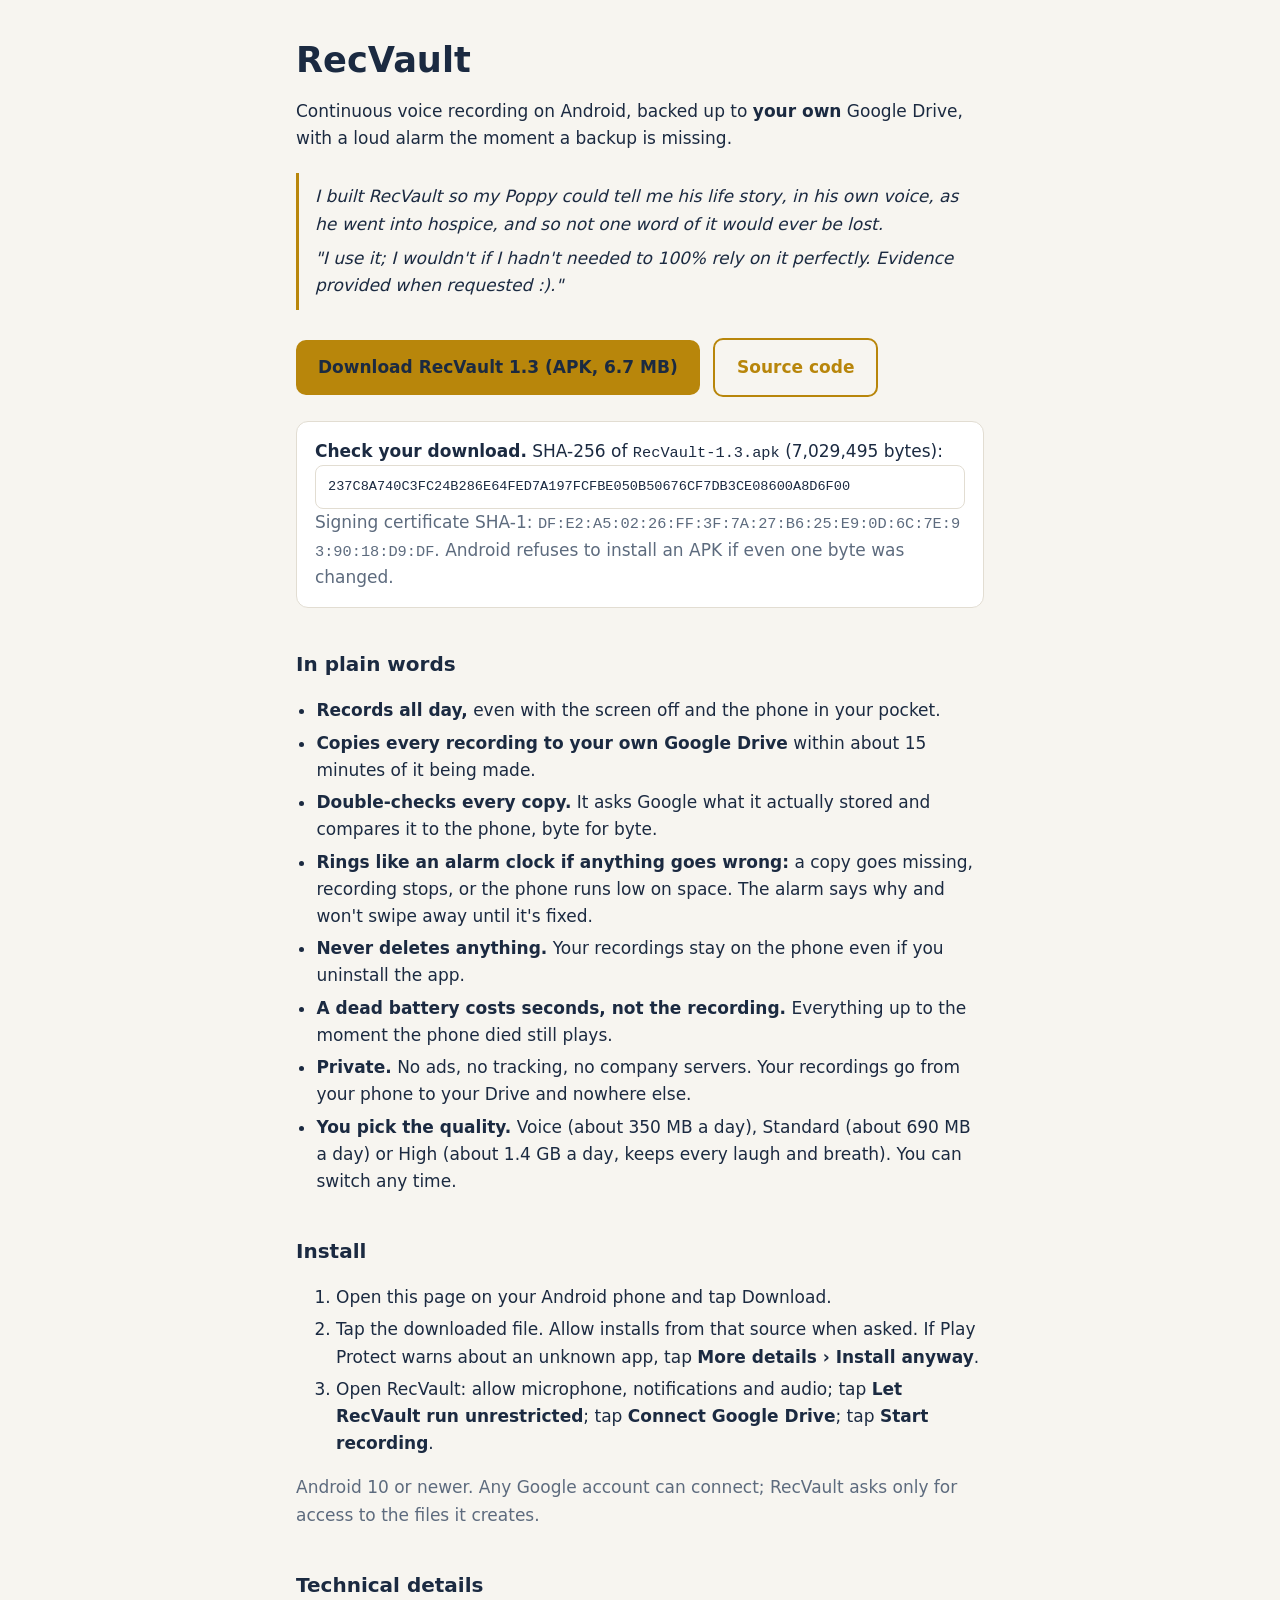
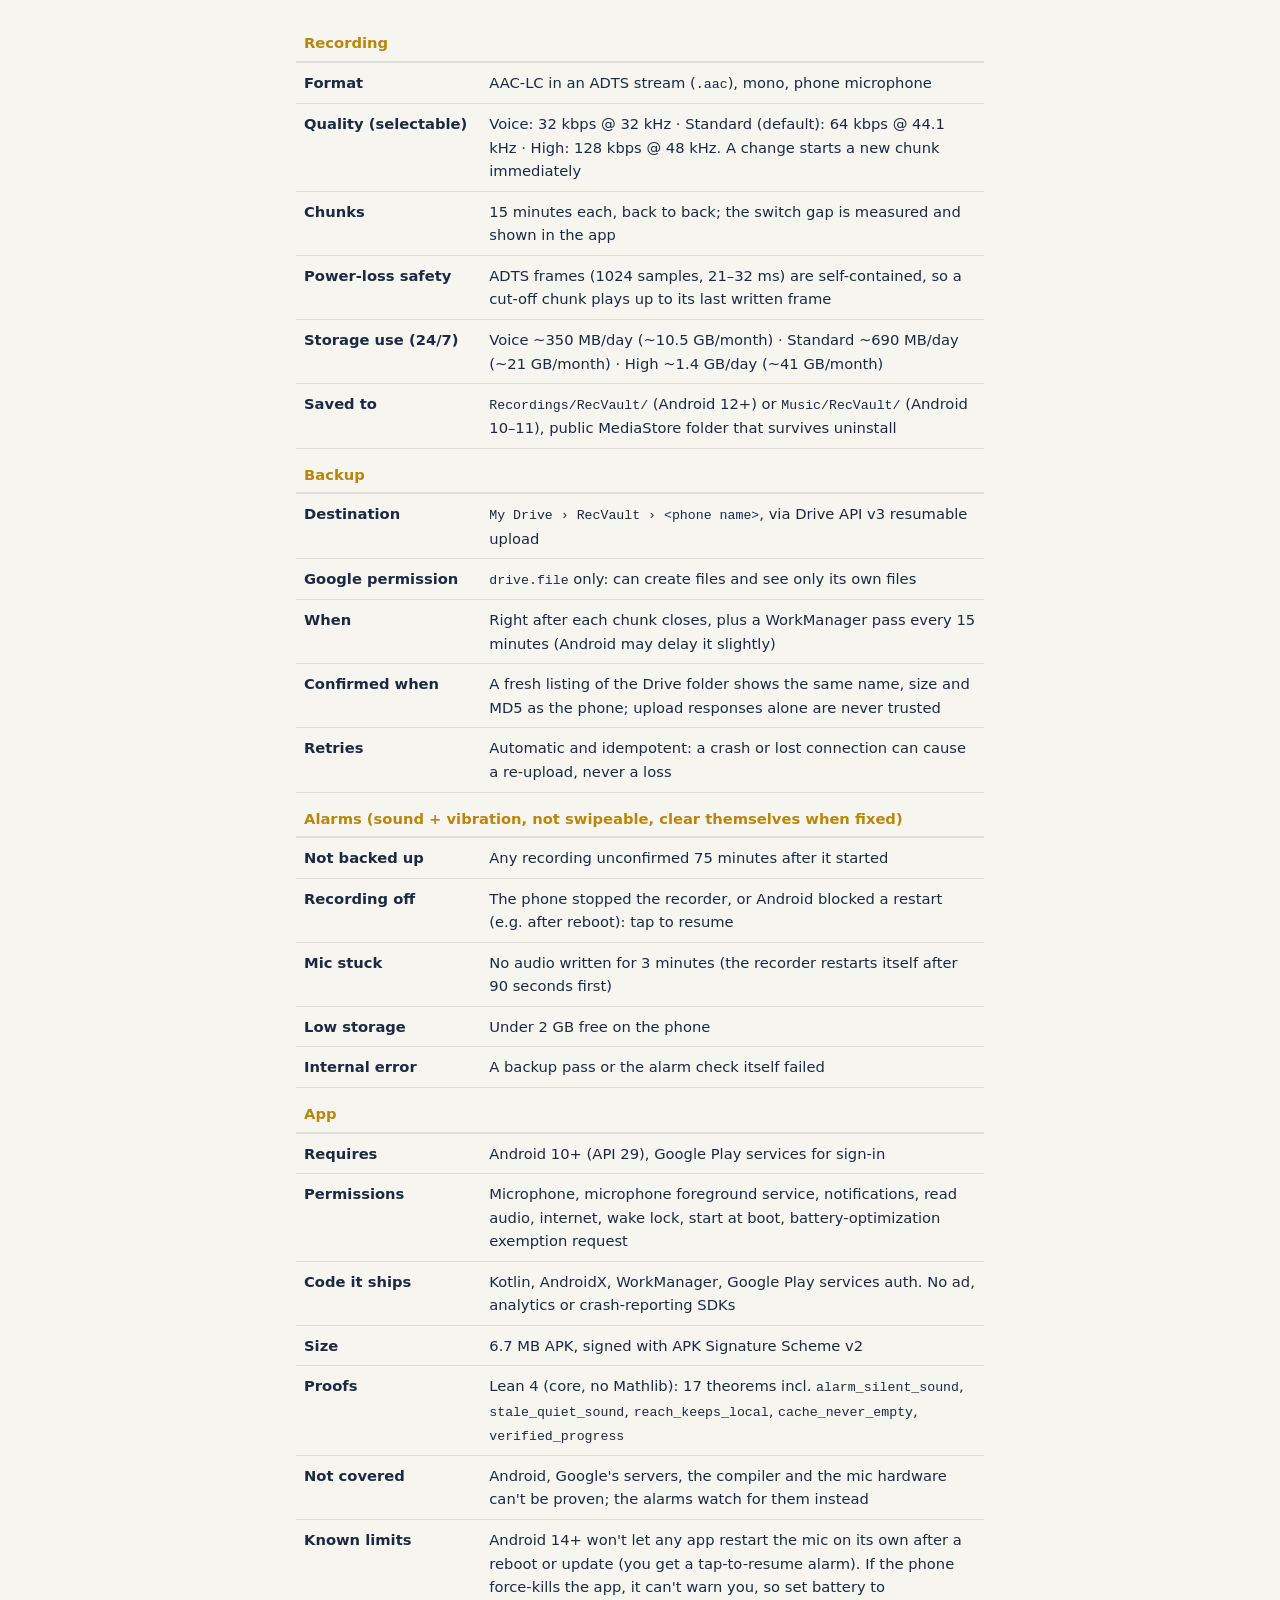
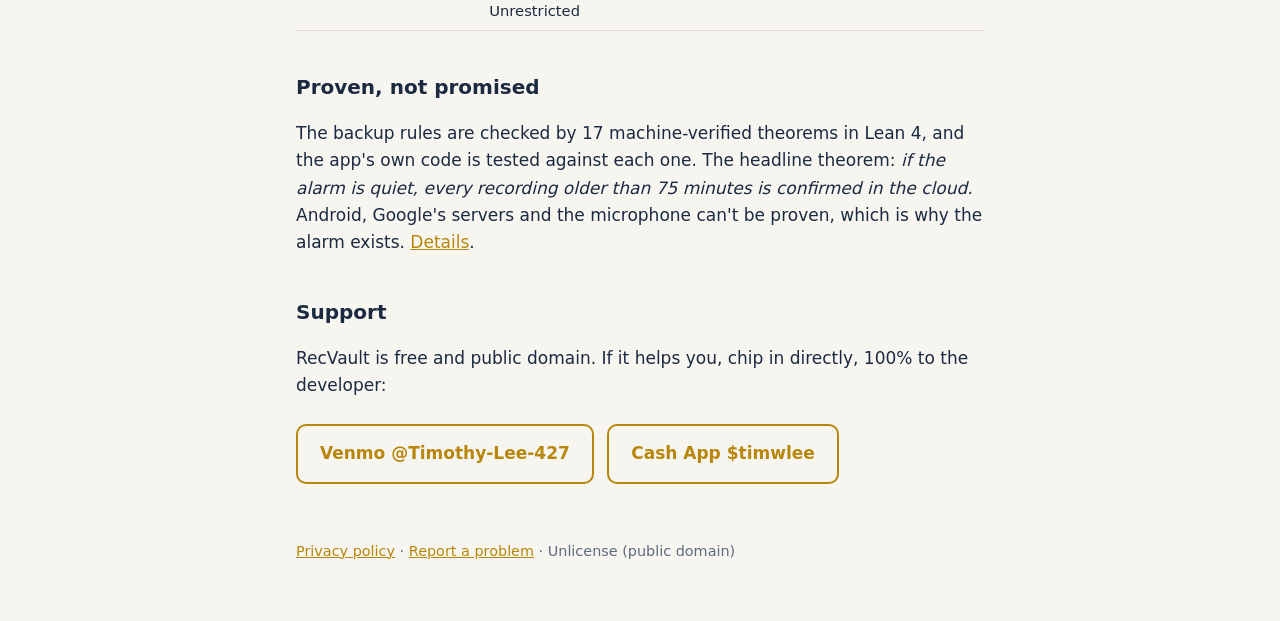
<file: docs/index.html>
<!doctype html>
<html lang="en">
<head>
<meta charset="utf-8">
<meta name="viewport" content="width=device-width, initial-scale=1">
<title>RecVault</title>
<meta name="description" content="Continuous voice recording on Android, backed up to your own Google Drive, with an alarm when a backup is missing.">
<link rel="stylesheet" href="style.css">
</head>
<body>
<main>
<h1>RecVault</h1>
<p>Continuous voice recording on Android, backed up to <strong>your own</strong> Google Drive, with a loud alarm the moment a backup is missing.</p>

<blockquote class="memoir">
<p>I built RecVault so my Poppy could tell me his life story, in his own voice, as he went into hospice, and so not one word of it would ever be lost.</p>
<p>"I use it; I wouldn't if I hadn't needed to 100% rely on it perfectly. Evidence provided when requested :)."</p>
</blockquote>

<a class="btn" href="RecVault-1.3.apk" download>Download RecVault 1.3 (APK, 6.7 MB)</a>
<a class="btn ghost" href="https://github.com/Womp-Womp/RecVault">Source code</a>

<div class="card">
<strong>Check your download.</strong> SHA-256 of <code>RecVault-1.3.apk</code> (7,029,495 bytes):
<code class="hash">237C8A740C3FC24B286E64FED7A197FCFBE050B50676CF7DB3CE08600A8D6F00</code>
<span class="muted">Signing certificate SHA-1: <code>DF:E2:A5:02:26:FF:3F:7A:27:B6:25:E9:0D:6C:7E:93:90:18:D9:DF</code>. Android refuses to install an APK if even one byte was changed.</span>
</div>

<h2>In plain words</h2>
<ul>
<li><strong>Records all day,</strong> even with the screen off and the phone in your pocket.</li>
<li><strong>Copies every recording to your own Google Drive</strong> within about 15 minutes of it being made.</li>
<li><strong>Double-checks every copy.</strong> It asks Google what it actually stored and compares it to the phone, byte for byte.</li>
<li><strong>Rings like an alarm clock if anything goes wrong:</strong> a copy goes missing, recording stops, or the phone runs low on space. The alarm says why and won't swipe away until it's fixed.</li>
<li><strong>Never deletes anything.</strong> Your recordings stay on the phone even if you uninstall the app.</li>
<li><strong>A dead battery costs seconds, not the recording.</strong> Everything up to the moment the phone died still plays.</li>
<li><strong>Private.</strong> No ads, no tracking, no company servers. Your recordings go from your phone to your Drive and nowhere else.</li>
<li><strong>You pick the quality.</strong> Voice (about 350 MB a day), Standard (about 690 MB a day) or High (about 1.4 GB a day, keeps every laugh and breath). You can switch any time.</li>
</ul>

<h2>Install</h2>
<ol>
<li>Open this page on your Android phone and tap Download.</li>
<li>Tap the downloaded file. Allow installs from that source when asked. If Play Protect warns about an unknown app, tap <strong>More details › Install anyway</strong>.</li>
<li>Open RecVault: allow microphone, notifications and audio; tap <strong>Let RecVault run unrestricted</strong>; tap <strong>Connect Google Drive</strong>; tap <strong>Start recording</strong>.</li>
</ol>
<p class="muted">Android 10 or newer. Any Google account can connect; RecVault asks only for access to the files it creates.</p>

<h2>Technical details</h2>
<div class="table-wrap">
<table>
<tr><th colspan="2">Recording</th></tr>
<tr><td>Format</td><td>AAC-LC in an ADTS stream (<code>.aac</code>), mono, phone microphone</td></tr>
<tr><td>Quality (selectable)</td><td>Voice: 32 kbps @ 32 kHz · Standard (default): 64 kbps @ 44.1 kHz · High: 128 kbps @ 48 kHz. A change starts a new chunk immediately</td></tr>
<tr><td>Chunks</td><td>15 minutes each, back to back; the switch gap is measured and shown in the app</td></tr>
<tr><td>Power-loss safety</td><td>ADTS frames (1024 samples, 21–32 ms) are self-contained, so a cut-off chunk plays up to its last written frame</td></tr>
<tr><td>Storage use (24/7)</td><td>Voice ~350 MB/day (~10.5 GB/month) · Standard ~690 MB/day (~21 GB/month) · High ~1.4 GB/day (~41 GB/month)</td></tr>
<tr><td>Saved to</td><td><code>Recordings/RecVault/</code> (Android 12+) or <code>Music/RecVault/</code> (Android 10–11), public MediaStore folder that survives uninstall</td></tr>
<tr><th colspan="2">Backup</th></tr>
<tr><td>Destination</td><td><code>My Drive › RecVault › &lt;phone name&gt;</code>, via Drive API v3 resumable upload</td></tr>
<tr><td>Google permission</td><td><code>drive.file</code> only: can create files and see only its own files</td></tr>
<tr><td>When</td><td>Right after each chunk closes, plus a WorkManager pass every 15 minutes (Android may delay it slightly)</td></tr>
<tr><td>Confirmed when</td><td>A fresh listing of the Drive folder shows the same name, size and MD5 as the phone; upload responses alone are never trusted</td></tr>
<tr><td>Retries</td><td>Automatic and idempotent: a crash or lost connection can cause a re-upload, never a loss</td></tr>
<tr><th colspan="2">Alarms (sound + vibration, not swipeable, clear themselves when fixed)</th></tr>
<tr><td>Not backed up</td><td>Any recording unconfirmed 75 minutes after it started</td></tr>
<tr><td>Recording off</td><td>The phone stopped the recorder, or Android blocked a restart (e.g. after reboot): tap to resume</td></tr>
<tr><td>Mic stuck</td><td>No audio written for 3 minutes (the recorder restarts itself after 90 seconds first)</td></tr>
<tr><td>Low storage</td><td>Under 2 GB free on the phone</td></tr>
<tr><td>Internal error</td><td>A backup pass or the alarm check itself failed</td></tr>
<tr><th colspan="2">App</th></tr>
<tr><td>Requires</td><td>Android 10+ (API 29), Google Play services for sign-in</td></tr>
<tr><td>Permissions</td><td>Microphone, microphone foreground service, notifications, read audio, internet, wake lock, start at boot, battery-optimization exemption request</td></tr>
<tr><td>Code it ships</td><td>Kotlin, AndroidX, WorkManager, Google Play services auth. No ad, analytics or crash-reporting SDKs</td></tr>
<tr><td>Size</td><td>6.7 MB APK, signed with APK Signature Scheme v2</td></tr>
<tr><td>Proofs</td><td>Lean 4 (core, no Mathlib): 17 theorems incl. <code>alarm_silent_sound</code>, <code>stale_quiet_sound</code>, <code>reach_keeps_local</code>, <code>cache_never_empty</code>, <code>verified_progress</code></td></tr>
<tr><td>Not covered</td><td>Android, Google's servers, the compiler and the mic hardware can't be proven; the alarms watch for them instead</td></tr>
<tr><td>Known limits</td><td>Android 14+ won't let any app restart the mic on its own after a reboot or update (you get a tap-to-resume alarm). If the phone force-kills the app, it can't warn you, so set battery to Unrestricted</td></tr>
</table>
</div>

<h2>Proven, not promised</h2>
<p>The backup rules are checked by 17 machine-verified theorems in Lean 4, and the app's own code is tested against each one. The headline theorem: <em>if the alarm is quiet, every recording older than 75 minutes is confirmed in the cloud.</em> Android, Google's servers and the microphone can't be proven, which is why the alarm exists. <a href="https://github.com/Womp-Womp/RecVault#verification">Details</a>.</p>

<h2>Support</h2>
<p>RecVault is free and public domain. If it helps you, chip in directly, 100% to the developer:</p>
<a class="btn ghost" href="https://venmo.com/u/Timothy-Lee-427">Venmo @Timothy-Lee-427</a>
<a class="btn ghost" href="https://cash.app/$timwlee">Cash App $timwlee</a>

<footer>
<a href="privacy.html">Privacy policy</a> · <a href="https://github.com/Womp-Womp/RecVault/issues">Report a problem</a> · Unlicense (public domain)
</footer>
</main>
</body>
</html>
</file>
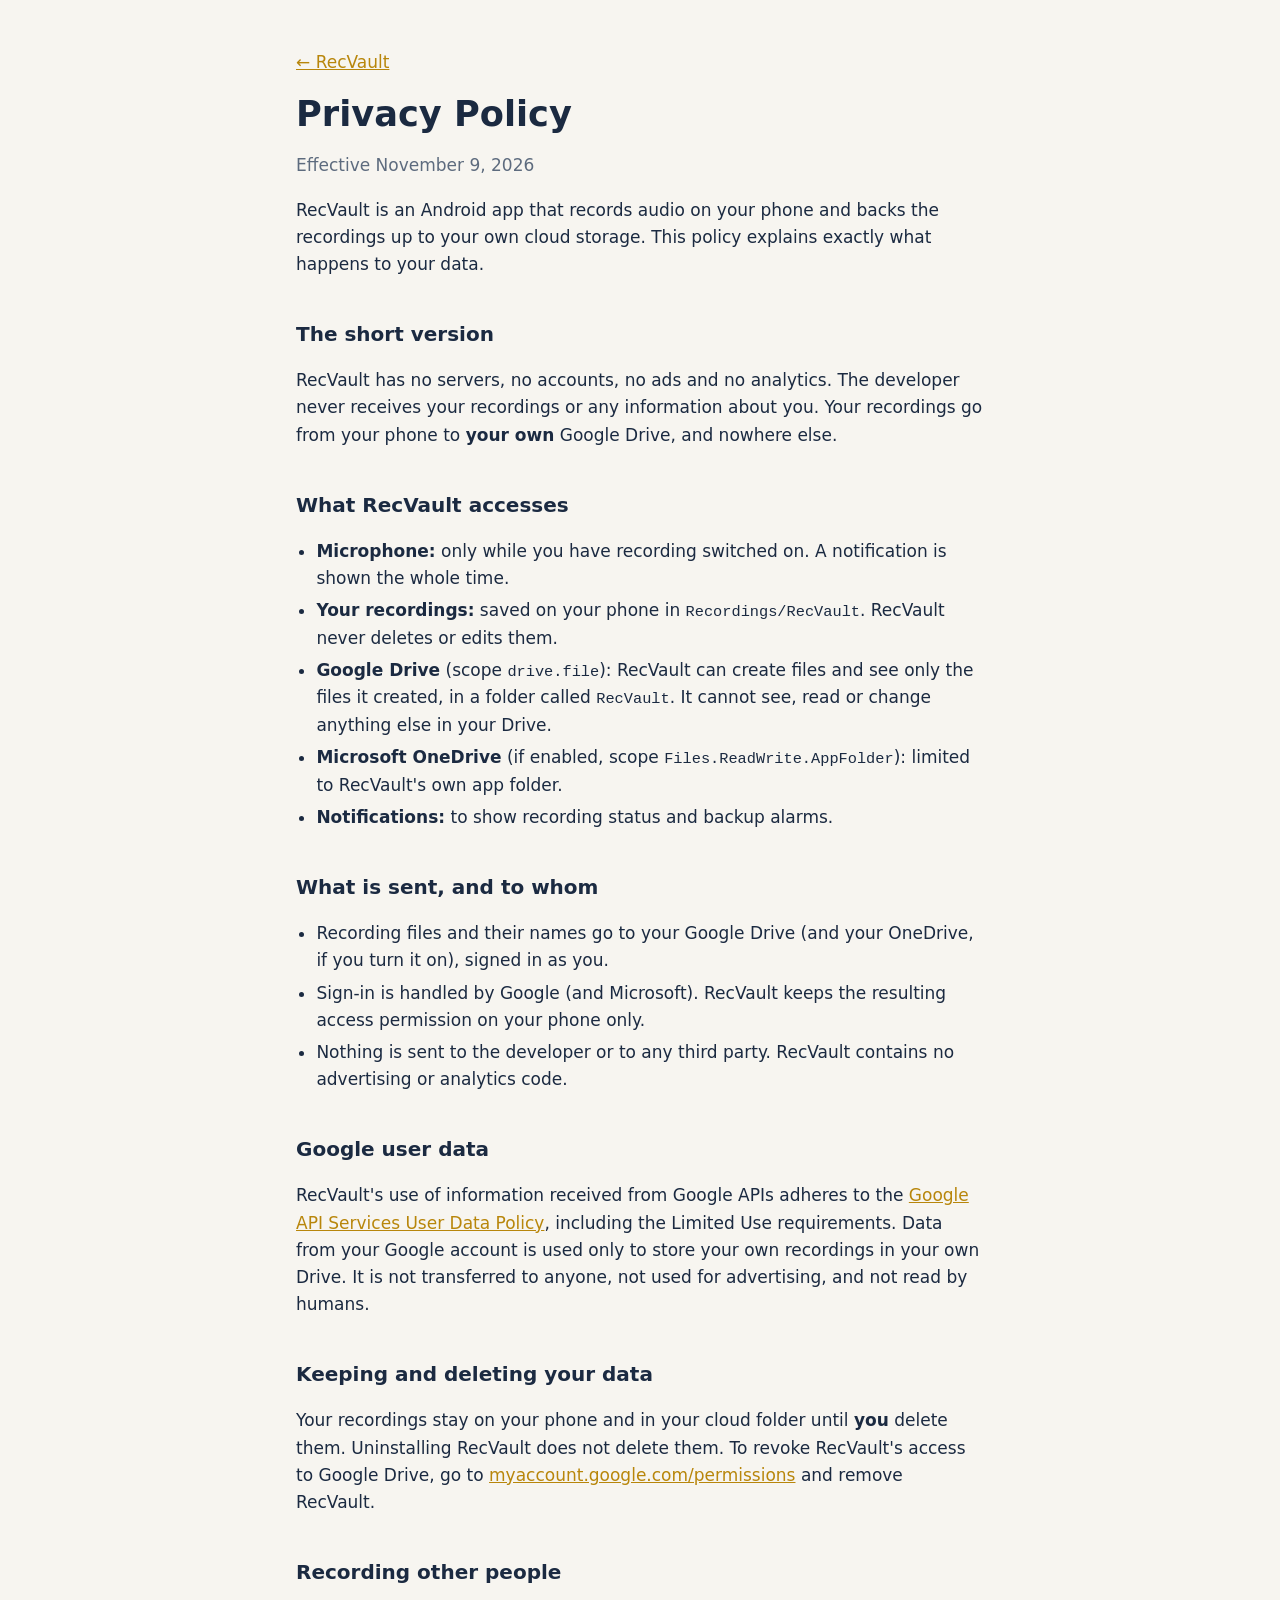
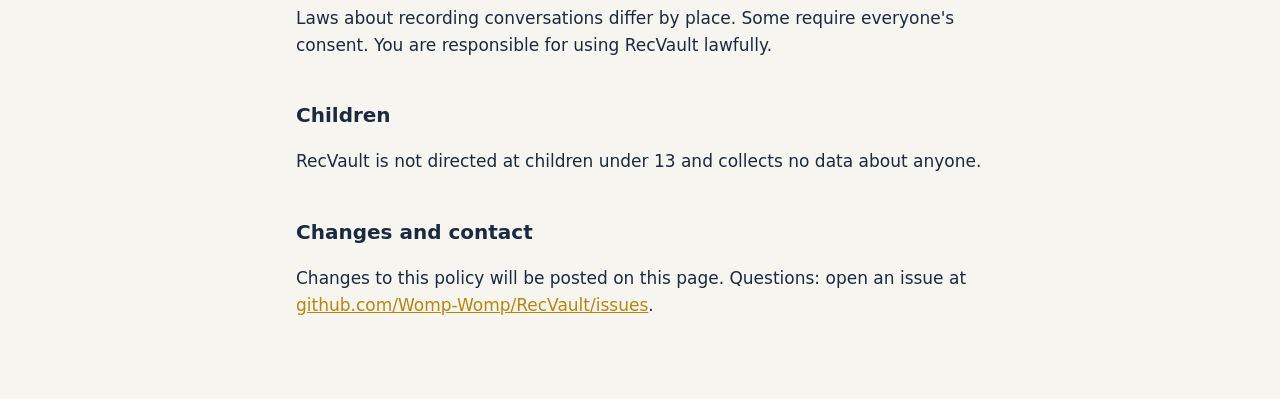
<file: docs/privacy.html>
<!doctype html>
<html lang="en">
<head>
<meta charset="utf-8">
<meta name="viewport" content="width=device-width, initial-scale=1">
<title>RecVault Privacy Policy</title>
<link rel="stylesheet" href="style.css">
</head>
<body>
<main>
<p><a href="./">← RecVault</a></p>
<h1>Privacy Policy</h1>
<p class="muted">Effective November 9, 2026</p>

<p>RecVault is an Android app that records audio on your phone and backs the recordings up to your own cloud storage. This policy explains exactly what happens to your data.</p>

<h2>The short version</h2>
<p>RecVault has no servers, no accounts, no ads and no analytics. The developer never receives your recordings or any information about you. Your recordings go from your phone to <strong>your own</strong> Google Drive, and nowhere else.</p>

<h2>What RecVault accesses</h2>
<ul>
<li><strong>Microphone:</strong> only while you have recording switched on. A notification is shown the whole time.</li>
<li><strong>Your recordings:</strong> saved on your phone in <code>Recordings/RecVault</code>. RecVault never deletes or edits them.</li>
<li><strong>Google Drive</strong> (scope <code>drive.file</code>): RecVault can create files and see only the files it created, in a folder called <code>RecVault</code>. It cannot see, read or change anything else in your Drive.</li>
<li><strong>Microsoft OneDrive</strong> (if enabled, scope <code>Files.ReadWrite.AppFolder</code>): limited to RecVault's own app folder.</li>
<li><strong>Notifications:</strong> to show recording status and backup alarms.</li>
</ul>

<h2>What is sent, and to whom</h2>
<ul>
<li>Recording files and their names go to your Google Drive (and your OneDrive, if you turn it on), signed in as you.</li>
<li>Sign-in is handled by Google (and Microsoft). RecVault keeps the resulting access permission on your phone only.</li>
<li>Nothing is sent to the developer or to any third party. RecVault contains no advertising or analytics code.</li>
</ul>

<h2>Google user data</h2>
<p>RecVault's use of information received from Google APIs adheres to the <a href="https://developers.google.com/terms/api-services-user-data-policy">Google API Services User Data Policy</a>, including the Limited Use requirements. Data from your Google account is used only to store your own recordings in your own Drive. It is not transferred to anyone, not used for advertising, and not read by humans.</p>

<h2>Keeping and deleting your data</h2>
<p>Your recordings stay on your phone and in your cloud folder until <strong>you</strong> delete them. Uninstalling RecVault does not delete them. To revoke RecVault's access to Google Drive, go to <a href="https://myaccount.google.com/permissions">myaccount.google.com/permissions</a> and remove RecVault.</p>

<h2>Recording other people</h2>
<p>Laws about recording conversations differ by place. Some require everyone's consent. You are responsible for using RecVault lawfully.</p>

<h2>Children</h2>
<p>RecVault is not directed at children under 13 and collects no data about anyone.</p>

<h2>Changes and contact</h2>
<p>Changes to this policy will be posted on this page. Questions: open an issue at <a href="https://github.com/Womp-Womp/RecVault/issues">github.com/Womp-Womp/RecVault/issues</a>.</p>
</main>
</body>
</html>
</file>
<file: docs/style.css>
:root {
  --bg: #f7f5f0; --fg: #1b2a41; --muted: #5d6b7e; --accent: #b8860b; --card: #ffffff; --line: #e2ddd2;
}
@media (prefers-color-scheme: dark) {
  :root { --bg: #111823; --fg: #e9edf3; --muted: #9aa7b8; --accent: #f2c14e; --card: #1b2a41; --line: #2c3c55; }
}
* { box-sizing: border-box; }
body { margin: 0; background: var(--bg); color: var(--fg);
  font: 17px/1.6 system-ui, -apple-system, "Segoe UI", Roboto, sans-serif; }
main { max-width: 720px; margin: 0 auto; padding: 32px 16px 64px; }
h1 { font-size: 2.2rem; line-height: 1.2; margin: 0.2em 0 0.3em; }
h2 { font-size: 1.25rem; margin-top: 2em; }
a { color: var(--accent); }
.muted { color: var(--muted); }
code { font-family: ui-monospace, Consolas, monospace; font-size: 0.9em; }
.hash { display: block; word-break: break-all; background: var(--card); border: 1px solid var(--line);
  border-radius: 8px; padding: 10px 12px; font-size: 0.85rem; }
.btn { display: inline-block; background: var(--accent); color: #1b2a41; font-weight: 700; text-decoration: none;
  padding: 14px 22px; border-radius: 10px; margin: 8px 8px 8px 0; }
.btn.ghost { background: transparent; color: var(--accent); border: 2px solid var(--accent); }
.card { background: var(--card); border: 1px solid var(--line); border-radius: 12px; padding: 16px 18px; margin: 16px 0; }
ul { padding-left: 1.2em; }
li { margin: 0.3em 0; }
footer { margin-top: 48px; color: var(--muted); font-size: 0.9rem; }
.card code { word-break: break-all; }
.table-wrap { overflow-x: auto; margin: 12px 0; }
table { border-collapse: collapse; width: 100%; font-size: 0.92rem; }
th { text-align: left; padding: 14px 8px 6px; color: var(--accent); border-bottom: 2px solid var(--line); }
td { padding: 8px; border-bottom: 1px solid var(--line); vertical-align: top; }
td:first-child { font-weight: 600; white-space: nowrap; padding-right: 14px; }
td code { word-break: break-word; }
@media (max-width: 520px) {
  td:first-child { white-space: normal; width: 34%; }
}
.memoir { margin: 20px 0; padding: 4px 0 4px 16px; border-left: 3px solid var(--accent); font-style: italic; color: var(--fg); }
.memoir p { margin: 0.4em 0; }
</file>
